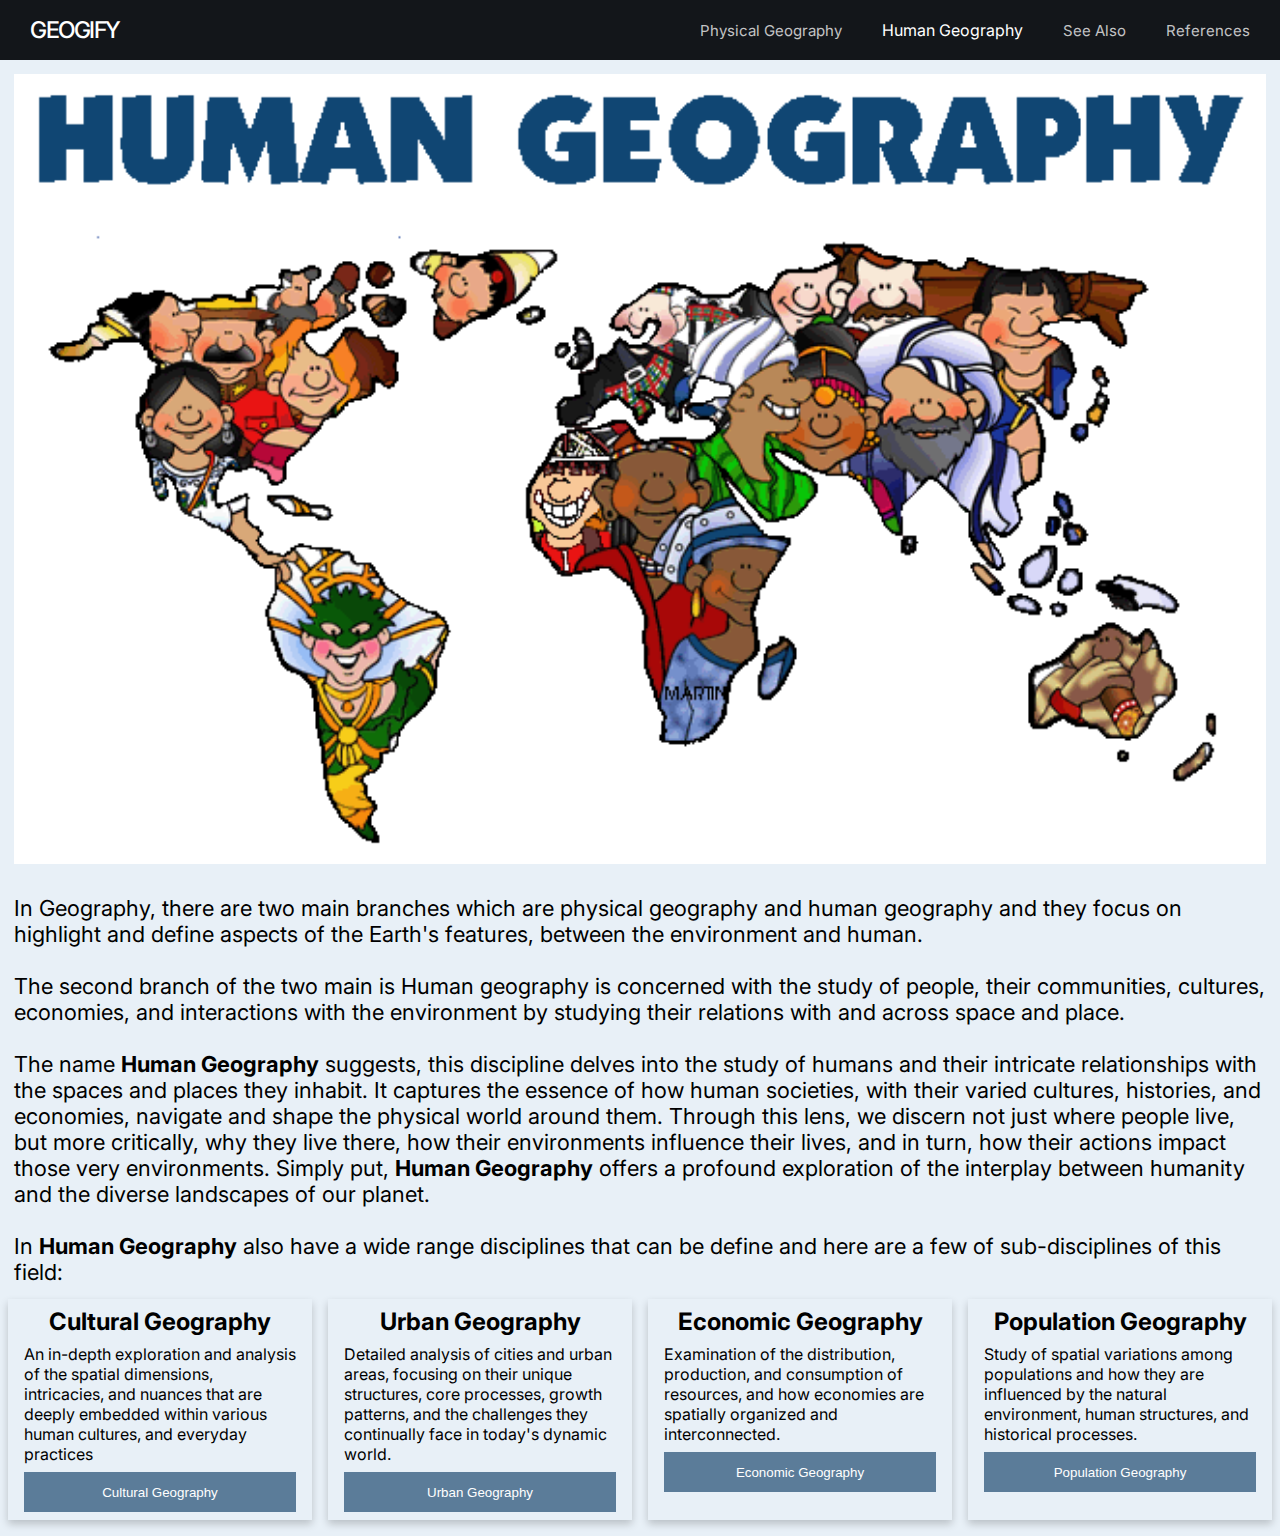
<file: human_geo.html>
<!DOCTYPE html>
<html lang="en">
    <head>
        <meta charset="UTF-8"/>
        <meta http-equiv="X-UA-Compatible" content="IE=EDGE" />
        <meta name="viewport" content="width=device-width, initial-scale=1.0" />
        <meta name="referrer" content="no-referrer">

        <link rel="preconnect" href="https://fonts.googleapis.com">
        <link rel="preconnect" href="https://fonts.gstatic.com" crossorigin>
        <link href="https://fonts.googleapis.com/css2?family=Inter:wght@700&display=swap" rel="stylesheet" />

        <!-- Including the main.css file for styling -->
        <link rel="stylesheet" href="css/main.css">

        <!-- Including the Font Awesome CSS library for icons -->
        <link rel="stylesheet" href="https://cdnjs.cloudflare.com/ajax/libs/font-awesome/4.7.0/css/font-awesome.min.css">

        <script src="js/main.js" defer></script>

        <title>GEOGIFY - Human Geography</title>
    </head>
	<body>
		<header class="header">
			<div class="header__content">
				<a class="logo" href="index.html">GEOGIFY</a>
				<nav class="nav" id="myTopnav">
					<ul class="nav__list">
						<li class="nav__item">
							<a href="physcial_geo.html" class="nav__link">Physical Geography</a>
						</li>
						<li class="nav__item">
							<!-- Active link pointing to the human_geo.html page -->
							<a class="active" href="human_geo.html" class="nav__link">Human Geography</a>
						</li>
						<li class="nav__item">
							<a href="see_also.html" class="nav__link">See Also</a>
						</li>
						<li class="nav__item">
							<a href="references.html" class="nav__link">References</a>
						</li>
					</ul>
				</nav>
				<div class="hamburger">
					<div class="bar"></div>
					<div class="bar"></div>
					<div class="bar"></div>
				</div>
			</div>
		</header>
		<!-- Page content -->
		<div class="content">
			<!-- Section 3 content -->
			<img src="/img/human_geo.jpg" alt="geog328" style="width: 100%; height: auto;">
			<br>
			<br>
			In Geography, there are two main branches which are physical geography and human geography and they focus on highlight and define aspects of the Earth's features, between the environment and human.
			<br>
			<br>
			The second branch of the two main is <a href="//en.wikipedia.org/wiki/Human_geography" target="_blank">Human geography</a> is concerned with the study of people, their communities, cultures, economies,
			and interactions with the environment by studying their relations with and across space and place.
			<br>
			<br>
			The name <strong>Human Geography</strong> suggests, this discipline delves into the study of humans and their intricate relationships with the spaces and places they inhabit. 
			It captures the essence of how human societies, with their varied cultures, histories, and economies, navigate and shape the physical world around them. 
			Through this lens, we discern not just where people live, but more critically, why they live there, how their environments influence their lives, and in turn,
			how their actions impact those very environments. Simply put, <strong>Human Geography</strong> offers a profound exploration of the interplay between humanity and the diverse landscapes of our planet.
			<br>
			<br>
			In <strong>Human Geography</strong> also have a wide range disciplines that can be define and here are a few of sub-disciplines of this field:
			<br>
		</div>
		<div class="phybox">
			<div class="column">
				<div class="card">
					<div class="container">
						<h2>Cultural Geography</h2>
						<p>An in-depth exploration and analysis of the spatial dimensions, intricacies, and nuances that are deeply embedded within various human cultures, and everyday practices</p>
						<p><button class="button"><a href="//en.wikipedia.org/wiki/Cultural_geography" target="_blank">Cultural Geography</a></button></p>
					</div>
				</div>
			</div>
			<div class="column">
				<div class="card">
					<div class="container">
						<h2>Urban Geography</h2>
						<p>Detailed analysis of cities and urban areas, focusing on their unique structures, core processes, growth patterns, and the challenges they continually face in today's dynamic world.</p>
						<p><button class="button"><a href="//en.wikipedia.org/wiki/Urban_geography" target="_blank">Urban Geography</a></button></p>
					</div>
				</div>
			</div>
			<div class="column">
				<div class="card">
					<div class="container">
						<h2>Economic Geography</h2>
						<p>Examination of the distribution, production, and consumption of resources, and how economies are spatially organized and interconnected.</p>
						<p><button class="button"><a href="//en.wikipedia.org/wiki/Economic_geography" target="_blank">Economic Geography</a></button></p>
					</div>
				</div>
			</div>  
			<div class="column">
				<div class="card">
					<div class="container">
						<h2>Population Geography</h2>
						<p>Study of spatial variations among populations and how they are influenced by the natural environment, human structures, and historical processes.</p>
						<p><button class="button"><a href="//en.wikipedia.org/wiki/Population_geography" target="_blank">Population Geography</a></button></p>
					</div>
				</div>
			</div>
		</div>
	</body>
</html>
</file>
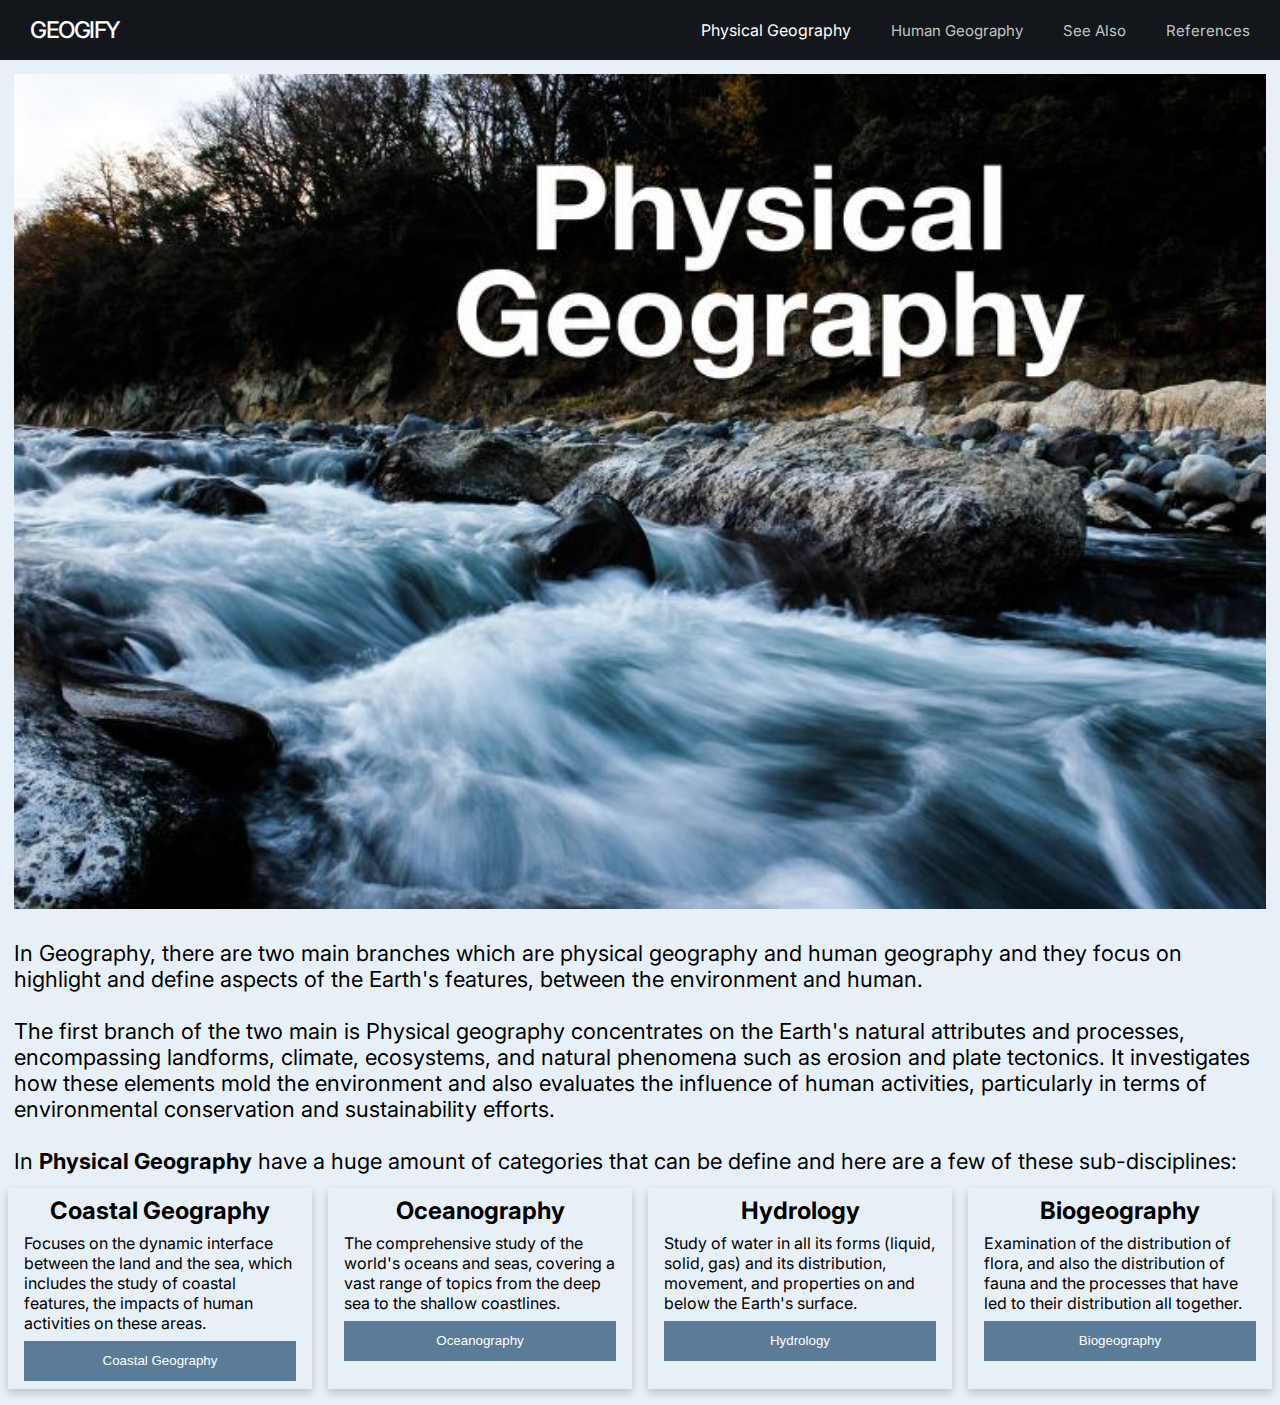
<file: physcial_geo.html>
<!DOCTYPE html>
<html lang="en">
    <head>
        <meta charset="UTF-8"/>
        <meta http-equiv="X-UA-Compatible" content="IE=EDGE" />
        <meta name="viewport" content="width=device-width, initial-scale=1.0" />
        <meta name="referrer" content="no-referrer">

        <link rel="preconnect" href="https://fonts.googleapis.com">
        <link rel="preconnect" href="https://fonts.gstatic.com" crossorigin>
        <link href="https://fonts.googleapis.com/css2?family=Inter:wght@700&display=swap" rel="stylesheet" />

        <!-- Including the main.css file for styling -->
        <link rel="stylesheet" href="css/main.css">

        <!-- Including the Font Awesome CSS library for icons -->
        <link rel="stylesheet" href="https://cdnjs.cloudflare.com/ajax/libs/font-awesome/4.7.0/css/font-awesome.min.css">

        <script src="js/main.js" defer></script>

        <title>GEOGIFY - Physical Geography</title>
    </head>
	<body>
		<header class="header">
			<div class="header__content">
				<a class="logo" href="index.html">GEOGIFY</a>
				<!-- Responsive navigation bar-->
				<nav class="nav" id="myTopnav">
					<ul class="nav__list">
						<li class="nav__item">
							<!-- Active link pointing to the physical_geo.html page -->
							<a class="active" href="physcial_geo.html" class="nav__link">Physical Geography</a>
						</li>
						<li class="nav__item">
							<a href="human_geo.html" class="nav__link">Human Geography</a>
						</li>
						<li class="nav__item">
							<a href="see_also.html" class="nav__link">See Also</a>
						</li>
						<li class="nav__item">
							<a href="references.html" class="nav__link">References</a>
						</li>
					</ul>
				</nav>
				<div class="hamburger">
					<div class="bar"></div>
					<div class="bar"></div>
					<div class="bar"></div>
				</div>
			</div>
		</header>
		<!-- Page content -->
		<div class="content">
			<img src="/img/phy_geo.jpg" alt="geog328" style="width: 100%; height: auto;">
			<br>
			<br>
			In Geography, there are two main branches which are physical geography and human geography and they focus on highlight and define aspects of the Earth's features, between the environment and human.
			<br>
			<br>
			The first branch of the two main is <a href="//en.wikipedia.org/wiki/Physical_geography" target="_blank">Physical geography</a> concentrates on the Earth's natural attributes and processes, encompassing landforms, climate,
			ecosystems, and natural phenomena such as erosion and plate tectonics. It investigates how these elements mold the environment and also evaluates the influence of human activities, particularly in terms of environmental conservation and sustainability efforts.
			<br>
			<br>
			In <strong>Physical Geography</strong> have a huge amount of categories that can be define and here are a few of these sub-disciplines:
			<br>
		</div>
	
		<div class="phybox">
			<div class="column">
				<div class="card">
					<div class="container">
						<h2>Coastal Geography</h2>
						<p>Focuses on the dynamic interface between the land and the sea, which includes the study of coastal features, the impacts of human activities on these areas.</p>
						<p><button class="button"><a href="//en.wikipedia.org/wiki/Coastal_geography" target="_blank">Coastal Geography</a></button></p>
					</div>
				</div>
			</div>
			<div class="column">
				<div class="card">
					<div class="container">
						<h2>Oceanography</h2>
						<p>The comprehensive study of the world's oceans and seas, covering a vast range of topics from the deep sea to the shallow coastlines.</p>
						<p><button class="button"><a href="//en.wikipedia.org/wiki/Oceanography" target="_blank">Oceanography</a></button></p>
					</div>
				</div>
			</div>
			<div class="column">
				<div class="card">
					<div class="container">
						<h2>Hydrology</h2>
						<p>Study of water in all its forms (liquid, solid, gas) and its distribution, movement, and properties on and below the Earth's surface.</p>
						<p><button class="button"><a href="//en.wikipedia.org/wiki/Hydrology" target="_blank">Hydrology</a></button></p>
					</div>
				</div>
			</div>  
			<div class="column">
				<div class="card">
					<div class="container">
						<h2>Biogeography</h2>
						<p>Examination of the distribution of flora, and also the distribution of fauna and the processes that have led to their distribution all together.</p>
						<p><button class="button"><a href="//en.wikipedia.org/wiki/Biogeography" target="_blank">Biogeography</a></button></p>
					</div>
				</div>
			</div>
		</div>
	</body>
</html>
</file>
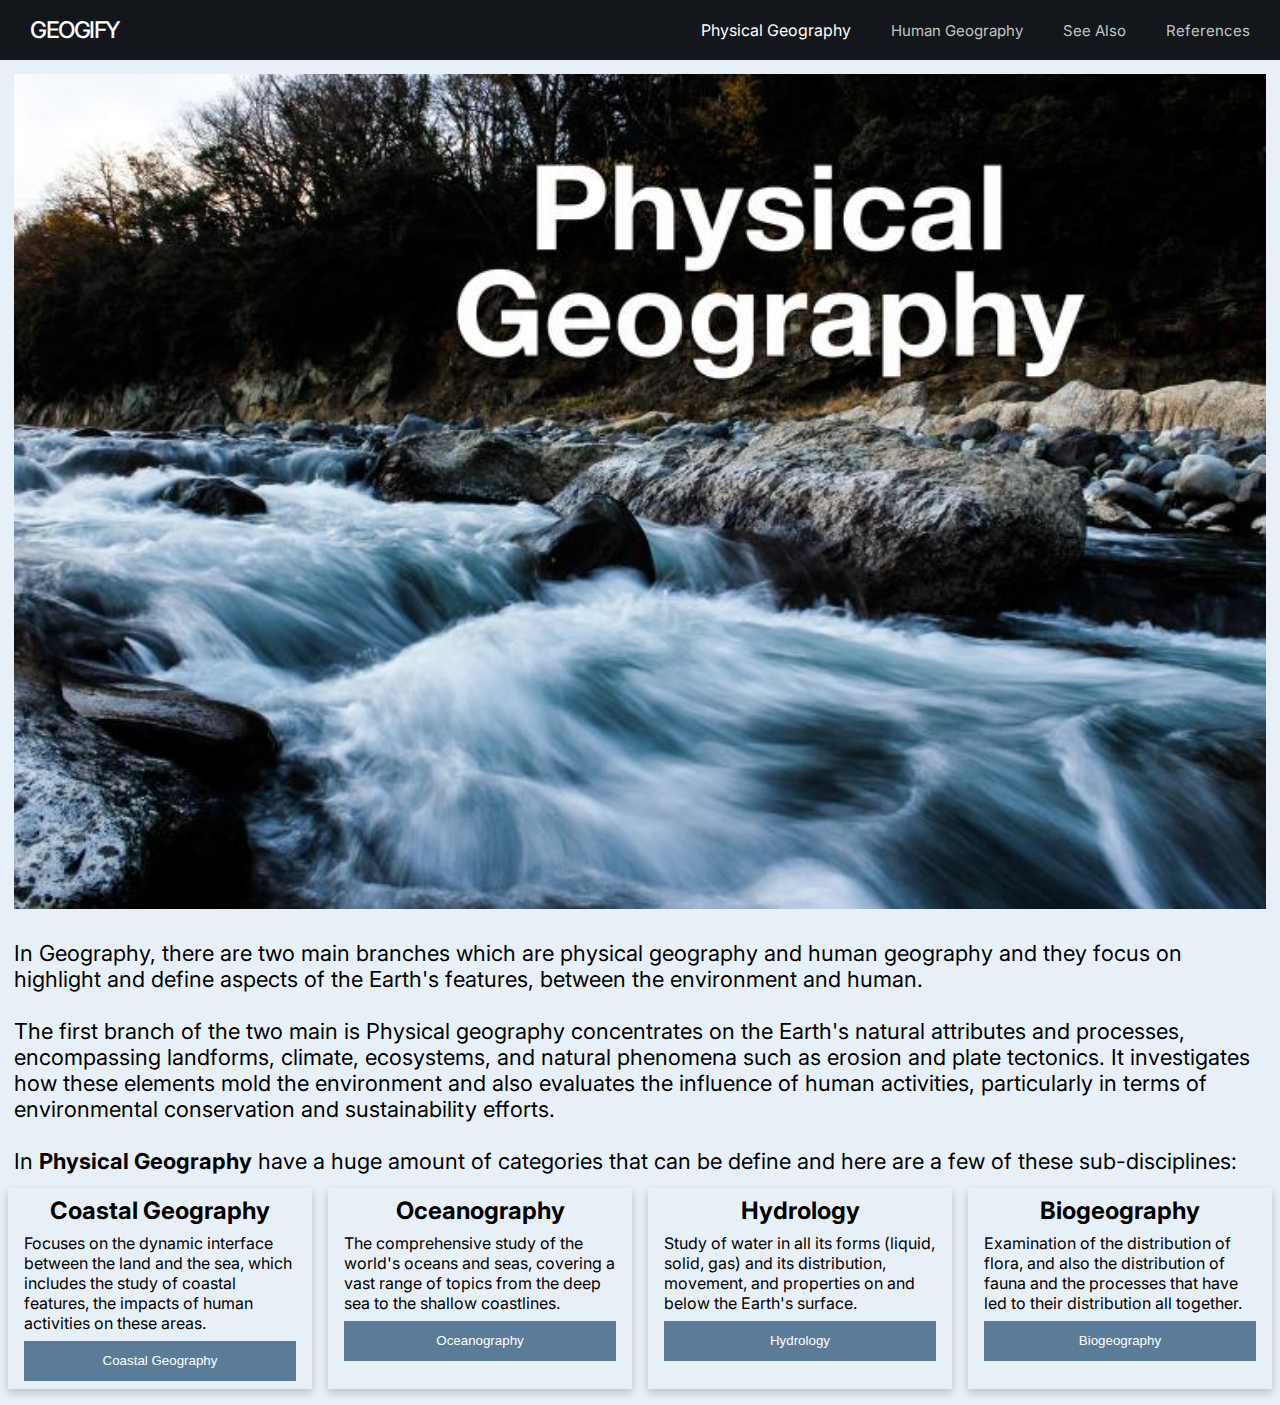
<file: section_1.html>
<!DOCTYPE html>
<html lang="en">
    <head>
        <meta charset="UTF-8"/>
        <meta http-equiv="X-UA-Compatible" content="IE=EDGE" />
        <meta name="viewport" content="width=device-width, initial-scale=1.0" />
        <meta name="referrer" content="no-referrer">

        <link rel="preconnect" href="https://fonts.googleapis.com">
        <link rel="preconnect" href="https://fonts.gstatic.com" crossorigin>
        <link href="https://fonts.googleapis.com/css2?family=Inter:wght@700&display=swap" rel="stylesheet" />

        <!-- Including the main.css file for styling -->
        <link rel="stylesheet" href="css/main.css">

        <!-- Including the Font Awesome CSS library for icons -->
        <link rel="stylesheet" href="https://cdnjs.cloudflare.com/ajax/libs/font-awesome/4.7.0/css/font-awesome.min.css">

        <title>GEOGIFY - Physical Geography</title>
    </head>
	<body>
		<header class="header">
			<div class="header__content">
				<a class="logo" href="index.html">GEOGIFY</a>
				<!-- Responsive navigation bar-->
				<nav class="nav" id="myTopnav">
					<ul class="nav__list">
						<li class="nav__item">
							<!-- Active link pointing to the physical_geo.html page -->
							<a class="active" href="section_1.html" class="nav__link">Physical Geography</a>
						</li>
						<li class="nav__item">
							<a href="section_2.html" class="nav__link">Human Geography</a>
						</li>
						<li class="nav__item">
							<a href="see_also.html" class="nav__link">See Also</a>
						</li>
						<li class="nav__item">
							<a href="references.html" class="nav__link">References</a>
						</li>
					</ul>
				</nav>
				<div class="hamburger">
					<div class="bar"></div>
					<div class="bar"></div>
					<div class="bar"></div>
				</div>
			</div>
		</header>
		<!-- Page content -->
		<div class="content">
			<img src="/img/phy_geo.jpg" alt="geog328" style="width: 100%; height: auto;">
			<br>
			<br>
			In Geography, there are two main branches which are physical geography and human geography and they focus on highlight and define aspects of the Earth's features, between the environment and human.
			<br>
			<br>
			The first branch of the two main is <a href="//en.wikipedia.org/wiki/Physical_geography" target="_blank">Physical geography</a> concentrates on the Earth's natural attributes and processes, encompassing landforms, climate,
			ecosystems, and natural phenomena such as erosion and plate tectonics. It investigates how these elements mold the environment and also evaluates the influence of human activities, particularly in terms of environmental conservation and sustainability efforts.
			<br>
			<br>
			In <strong>Physical Geography</strong> have a huge amount of categories that can be define and here are a few of these sub-disciplines:
			<br>
		</div>
	
		<div class="phybox">
			<div class="column">
				<div class="card">
					<div class="container">
						<h2>Coastal Geography</h2>
						<p>Focuses on the dynamic interface between the land and the sea, which includes the study of coastal features, the impacts of human activities on these areas.</p>
						<p><button class="button"><a href="//en.wikipedia.org/wiki/Coastal_geography" target="_blank">Coastal Geography</a></button></p>
					</div>
				</div>
			</div>
			<div class="column">
				<div class="card">
					<div class="container">
						<h2>Oceanography</h2>
						<p>The comprehensive study of the world's oceans and seas, covering a vast range of topics from the deep sea to the shallow coastlines.</p>
						<p><button class="button"><a href="//en.wikipedia.org/wiki/Oceanography" target="_blank">Oceanography</a></button></p>
					</div>
				</div>
			</div>
			<div class="column">
				<div class="card">
					<div class="container">
						<h2>Hydrology</h2>
						<p>Study of water in all its forms (liquid, solid, gas) and its distribution, movement, and properties on and below the Earth's surface.</p>
						<p><button class="button"><a href="//en.wikipedia.org/wiki/Hydrology" target="_blank">Hydrology</a></button></p>
					</div>
				</div>
			</div>  
			<div class="column">
				<div class="card">
					<div class="container">
						<h2>Biogeography</h2>
						<p>Examination of the distribution of flora, and also the distribution of fauna and the processes that have led to their distribution all together.</p>
						<p><button class="button"><a href="//en.wikipedia.org/wiki/Biogeography" target="_blank">Biogeography</a></button></p>
					</div>
				</div>
			</div>
		</div>
		
		<!--Adding main.js file here at the end of body tag-->
        <script src="js/main.js" defer></script>
	</body>
</html>
</file>
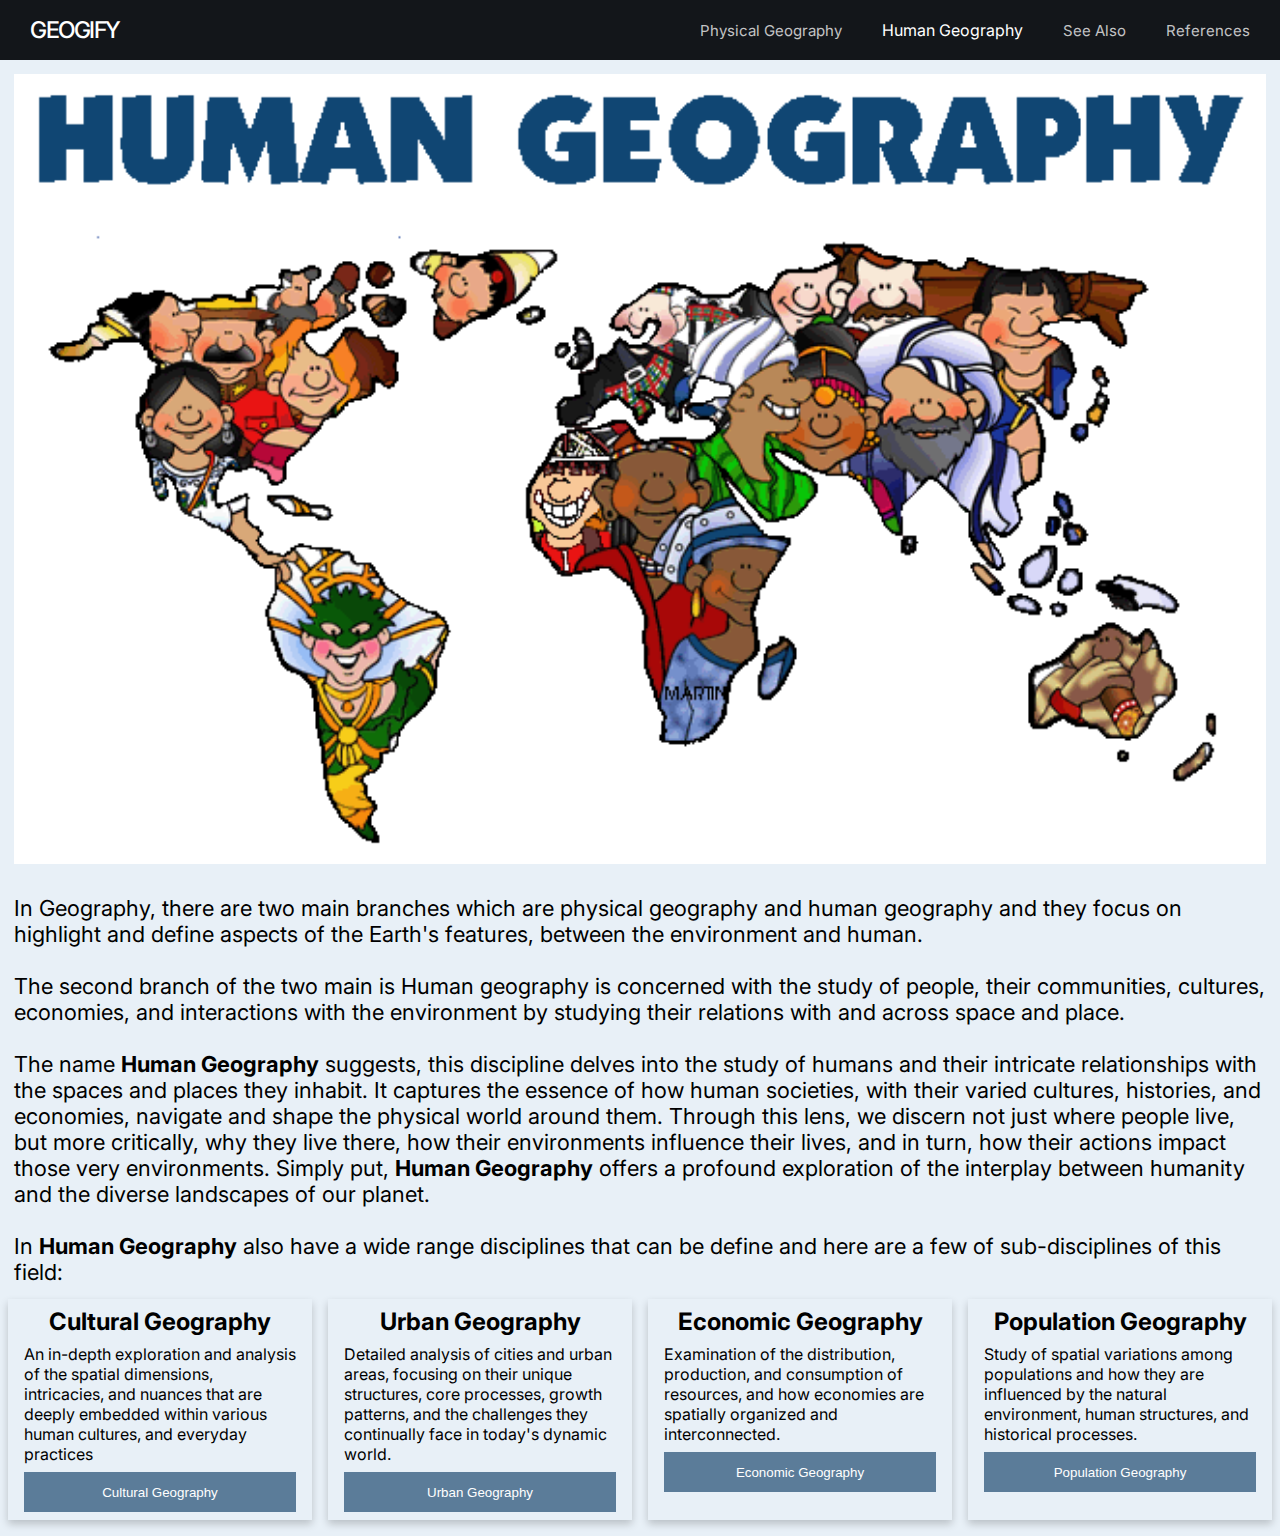
<file: section_2.html>
<!DOCTYPE html>
<html lang="en">
    <head>
        <meta charset="UTF-8"/>
        <meta http-equiv="X-UA-Compatible" content="IE=EDGE" />
        <meta name="viewport" content="width=device-width, initial-scale=1.0" />
        <meta name="referrer" content="no-referrer">

        <link rel="preconnect" href="https://fonts.googleapis.com">
        <link rel="preconnect" href="https://fonts.gstatic.com" crossorigin>
        <link href="https://fonts.googleapis.com/css2?family=Inter:wght@700&display=swap" rel="stylesheet" />

        <!-- Including the main.css file for styling -->
        <link rel="stylesheet" href="css/main.css">

        <!-- Including the Font Awesome CSS library for icons -->
        <link rel="stylesheet" href="https://cdnjs.cloudflare.com/ajax/libs/font-awesome/4.7.0/css/font-awesome.min.css">

        <title>GEOGIFY - Human Geography</title>
    </head>
	<body>
		<header class="header">
			<div class="header__content">
				<a class="logo" href="index.html">GEOGIFY</a>
				<nav class="nav" id="myTopnav">
					<ul class="nav__list">
						<li class="nav__item">
							<a href="section_1.html" class="nav__link">Physical Geography</a>
						</li>
						<li class="nav__item">
							<!-- Active link pointing to the human_geo.html page -->
							<a class="active" href="section_2.html" class="nav__link">Human Geography</a>
						</li>
						<li class="nav__item">
							<a href="see_also.html" class="nav__link">See Also</a>
						</li>
						<li class="nav__item">
							<a href="references.html" class="nav__link">References</a>
						</li>
					</ul>
				</nav>
				<div class="hamburger">
					<div class="bar"></div>
					<div class="bar"></div>
					<div class="bar"></div>
				</div>
			</div>
		</header>
		<!-- Page content -->
		<div class="content">
			<!-- Section 3 content -->
			<img src="/img/human_geo.jpg" alt="geog328" style="width: 100%; height: auto;">
			<br>
			<br>
			In Geography, there are two main branches which are physical geography and human geography and they focus on highlight and define aspects of the Earth's features, between the environment and human.
			<br>
			<br>
			The second branch of the two main is <a href="//en.wikipedia.org/wiki/Human_geography" target="_blank">Human geography</a> is concerned with the study of people, their communities, cultures, economies,
			and interactions with the environment by studying their relations with and across space and place.
			<br>
			<br>
			The name <strong>Human Geography</strong> suggests, this discipline delves into the study of humans and their intricate relationships with the spaces and places they inhabit. 
			It captures the essence of how human societies, with their varied cultures, histories, and economies, navigate and shape the physical world around them. 
			Through this lens, we discern not just where people live, but more critically, why they live there, how their environments influence their lives, and in turn,
			how their actions impact those very environments. Simply put, <strong>Human Geography</strong> offers a profound exploration of the interplay between humanity and the diverse landscapes of our planet.
			<br>
			<br>
			In <strong>Human Geography</strong> also have a wide range disciplines that can be define and here are a few of sub-disciplines of this field:
			<br>
		</div>
		<div class="phybox">
			<div class="column">
				<div class="card">
					<div class="container">
						<h2>Cultural Geography</h2>
						<p>An in-depth exploration and analysis of the spatial dimensions, intricacies, and nuances that are deeply embedded within various human cultures, and everyday practices</p>
						<p><button class="button"><a href="//en.wikipedia.org/wiki/Cultural_geography" target="_blank">Cultural Geography</a></button></p>
					</div>
				</div>
			</div>
			<div class="column">
				<div class="card">
					<div class="container">
						<h2>Urban Geography</h2>
						<p>Detailed analysis of cities and urban areas, focusing on their unique structures, core processes, growth patterns, and the challenges they continually face in today's dynamic world.</p>
						<p><button class="button"><a href="//en.wikipedia.org/wiki/Urban_geography" target="_blank">Urban Geography</a></button></p>
					</div>
				</div>
			</div>
			<div class="column">
				<div class="card">
					<div class="container">
						<h2>Economic Geography</h2>
						<p>Examination of the distribution, production, and consumption of resources, and how economies are spatially organized and interconnected.</p>
						<p><button class="button"><a href="//en.wikipedia.org/wiki/Economic_geography" target="_blank">Economic Geography</a></button></p>
					</div>
				</div>
			</div>  
			<div class="column">
				<div class="card">
					<div class="container">
						<h2>Population Geography</h2>
						<p>Study of spatial variations among populations and how they are influenced by the natural environment, human structures, and historical processes.</p>
						<p><button class="button"><a href="//en.wikipedia.org/wiki/Population_geography" target="_blank">Population Geography</a></button></p>
					</div>
				</div>
			</div>
		</div>
		
		<!--Adding main.js file here at the end of body tag-->
        <script src="js/main.js" defer></script>
	</body>
</html>
</file>
<file: css/main.css>
* {
  margin: 0;
  padding: 0;
  box-sizing: border-box;
}

ul {
  list-style: none;
}

a {
  text-decoration: none;
  color: inherit;
}

body {
  font-family: 'Inter', sans-serif;
  background-color: #e8f0f7;
  padding-top: 60px;
}

/*Responsive Navigation bar*/

.header {
  background-color: rgb(19, 22, 26);
  position: fixed;
  width: 100%;
  top: 0;
}

.header__content {
  display: flex;
  align-items: center;
  justify-content: space-between;
  padding: 0 30px;
  min-height: 60px;
}

.logo {
  color: #fff;
  font-size: 23px;
  letter-spacing: -1.5px;
  font-weight: 500;
}

.nav {
  transition: all 0.3s ease-in-out;
}

.nav__list {
  display: flex;
  column-gap: 40px;
}

.nav__link {
  color: rgba(255, 255, 255, 0.75);
  font-size: 15px;
  transition: all 0.4s;
}

.nav__link:hover,
.nav__link:focus {
  color: rgba(255, 255, 255, 1);
}


.hamburger {
  display: none;
  cursor: pointer;
}

.bar {
  height: 2px;
  width: 27px;
  background: #fff;
  margin: 5px 0;
  opacity: 0.8;
  transition: all 0.3s ease-in-out;
}

.nav--open {
  transform: translate(0) !important;
}

.hamburger--open .bar:nth-child(1) {
  transform: translateY(7px) rotate(45deg); 
}

.hamburger--open .bar:nth-child(2) {
  opacity: 0;
}

.hamburger--open .bar:nth-child(3) {
  transform: translateY(-7px) rotate(-45deg);
}

@media (max-width: 650px) {
  .nav {
    position: fixed;
    top: 60px;
    left: 0;
    background-color: rgb(19, 22, 26);
    width: 100%;
    padding: 10px 0 25px;
    transform: translateX(-100%);
  }

	.nav.responsive {
    position: relative;
  }

  .nav.responsive a.icon {
    position: absolute;
    right: 0;
    top: 0;
  }

  .nav.responsive a {
    float: none;
    display: block;
    text-align: left;
  }

  .nav__list {
    flex-direction: column;
    align-items: center;
    row-gap: 20px;
  }

  .nav__link {
    font-size: 14px;
  }

  .hamburger {
    display: block;
  }
}

/* Style for page content */
.content {
	padding: 14px;
  font-size: 22px;
}

.content ul {
  list-style-type: disc;
  list-style-position: inside;
  padding-left: 20px; /* adjust as needed */
}

.content ul ul {
  list-style-type: circle;
}

a.active {
  color: #fff;
}

/*Myself editing*/
h2 {
  text-align: center;
}

/*Various card in Physical and Human Geo page*/
/* 4 columns side by side */
.column {
  float: left; 
  width: 25%;
  margin-bottom: 16px;
  padding: 0 8px;
  display: flex;
}

.phybox {
  display: flex;
  flex-wrap: wrap;
}

@media screen and (max-width: 650px) {
  .column {
    width: 100%;
  }
}

.card {
  box-shadow: 0 4px 8px 0 rgba(0, 0, 0, 0.2);
  flex: 1; 
  display: flex;
  flex-direction: column;
  justify-content: space-between; /* This will push the content to the top and button to the bottom */
} 

.container h2,
.container p {
  margin: 8px 0; /* Adjust as per your preference */
}

.container {
  padding: 0 16px;
  flex-grow: 1; /* This ensures that .container occupies as much vertical space as possible */
}

.title {
  color: #FFCF96;
}

.button {
  border: none;
  outline: 0;
  padding: 8px;
  color: white;
  background-color: #5B7c99;
  text-align: center;
  cursor: pointer;
  width: 100%;
	height: 40px;
  display: flex;
  align-items: center;
  justify-content: center;
}

.button:hover {
  background-color: #FFCF96;
}
</file>
